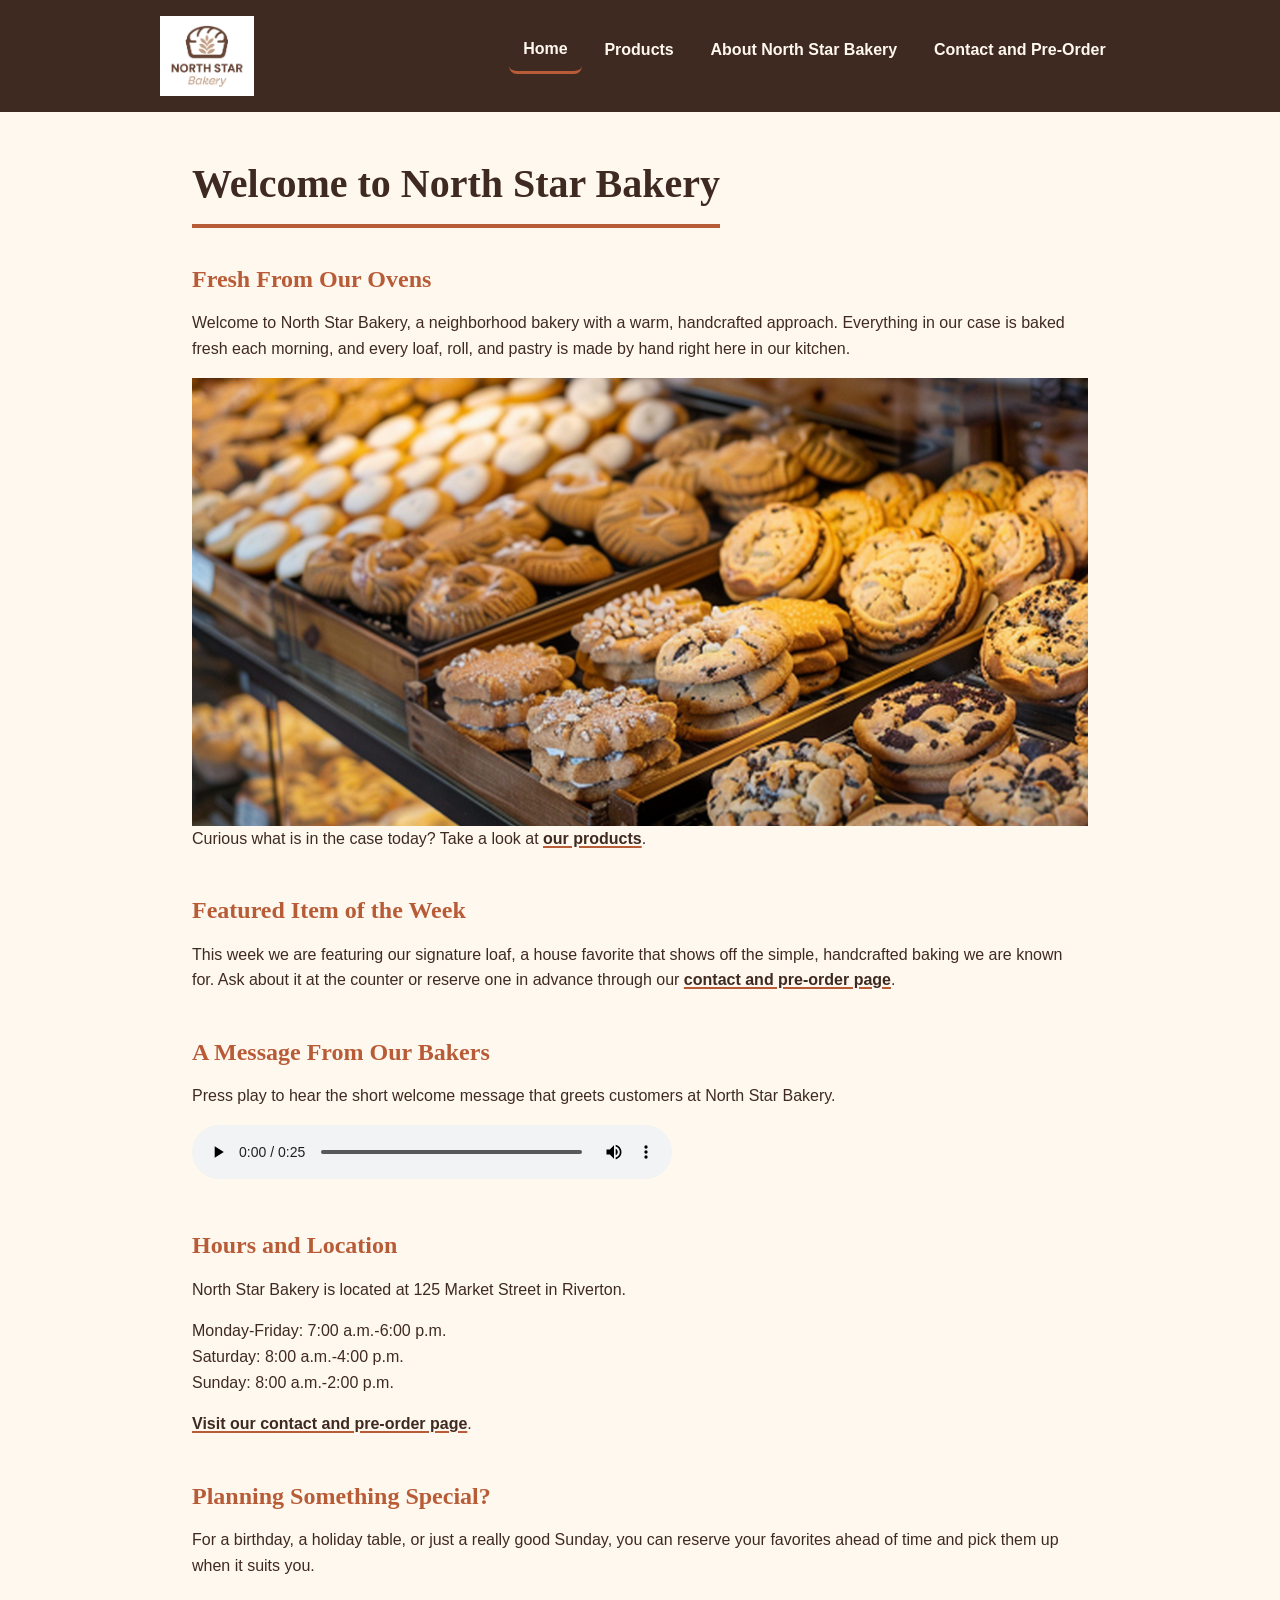
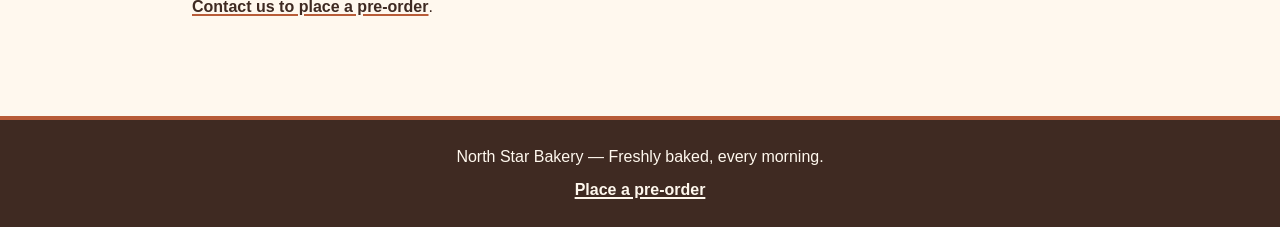
<file: index.html>
<!DOCTYPE html>
<html lang="en">
<head>
    <meta charset="UTF-8">
    <meta name="viewport" content="width=device-width, initial-scale=1.0">
    <link rel="stylesheet" href="styles.css">
    <script src="script.js" defer></script>
    <title>North Star Bakery | Home</title>
</head>
<body>
    <header>
        <img src="assets/bakery-logo_c.png" alt="North Star Bakery logo">
        <nav aria-label="Primary navigation">
            <ul>
                <li><a href="index.html" aria-current="page">Home</a></li>
                <li><a href="products.html">Products</a></li>
                <li><a href="about.html">About North Star Bakery</a></li>
                <li><a href="contact.html">Contact and Pre-Order</a></li>
            </ul>
        </nav>
    </header>

    <main>
        <h1>Welcome to North Star Bakery</h1>

        <section>
            <h2>Fresh From Our Ovens</h2>
            <p>Welcome to North Star Bakery, a neighborhood bakery with a warm,
            handcrafted approach. Everything in our case is baked fresh each
            morning, and every loaf, roll, and pastry is made by hand right here
            in our kitchen.</p>
            <picture>
                <source media="(min-width: 800px)"
                        srcset="assets/bakery-feature-large_c.png">
                <img src="assets/bakery-feature-small_c.png"
                     alt="A display of North Star Bakery baked goods">
            </picture>
            <p>Curious what is in the case today? Take a look at
            <a href="products.html">our products</a>.</p>
        </section>

        <section>
            <h2>Featured Item of the Week</h2>
            <p>This week we are featuring our signature loaf, a house favorite
            that shows off the simple, handcrafted baking we are known for.
            Ask about it at the counter or reserve one in advance through our
            <a href="contact.html">contact and pre-order page</a>.</p>
        </section>

        <section>
            <h2>A Message From Our Bakers</h2>
            <p>Press play to hear the short welcome message that greets
            customers at North Star Bakery.</p>
            <audio controls>
                <source src="assets/bakery-welcome_c.mp3" type="audio/mpeg">
                Your browser does not support the audio element.
                <a href="assets/bakery-welcome_c.mp3">Download the North Star Bakery welcome message (MP3)</a>.
            </audio>
        </section>

        <section>
            <h2>Hours and Location</h2>
            <p>North Star Bakery is located at 125 Market Street in Riverton.</p>
            <p>Monday-Friday: 7:00 a.m.-6:00 p.m.<br>
               Saturday: 8:00 a.m.-4:00 p.m.<br>
               Sunday: 8:00 a.m.-2:00 p.m.</p>
            <p><a href="contact.html">Visit our contact and pre-order page</a>.</p>
        </section>

        <section>
            <h2>Planning Something Special?</h2>
            <p>For a birthday, a holiday table, or just a really good Sunday,
            you can reserve your favorites ahead of time and pick them up when
            it suits you.</p>
            <p><a href="contact.html">Contact us to place a pre-order</a>.</p>
        </section>
    </main>

    <footer>
        <p>North Star Bakery &mdash; Freshly baked, every morning.</p>
        <p><a href="contact.html">Place a pre-order</a></p>
    </footer>
</body>
</html>
</file>
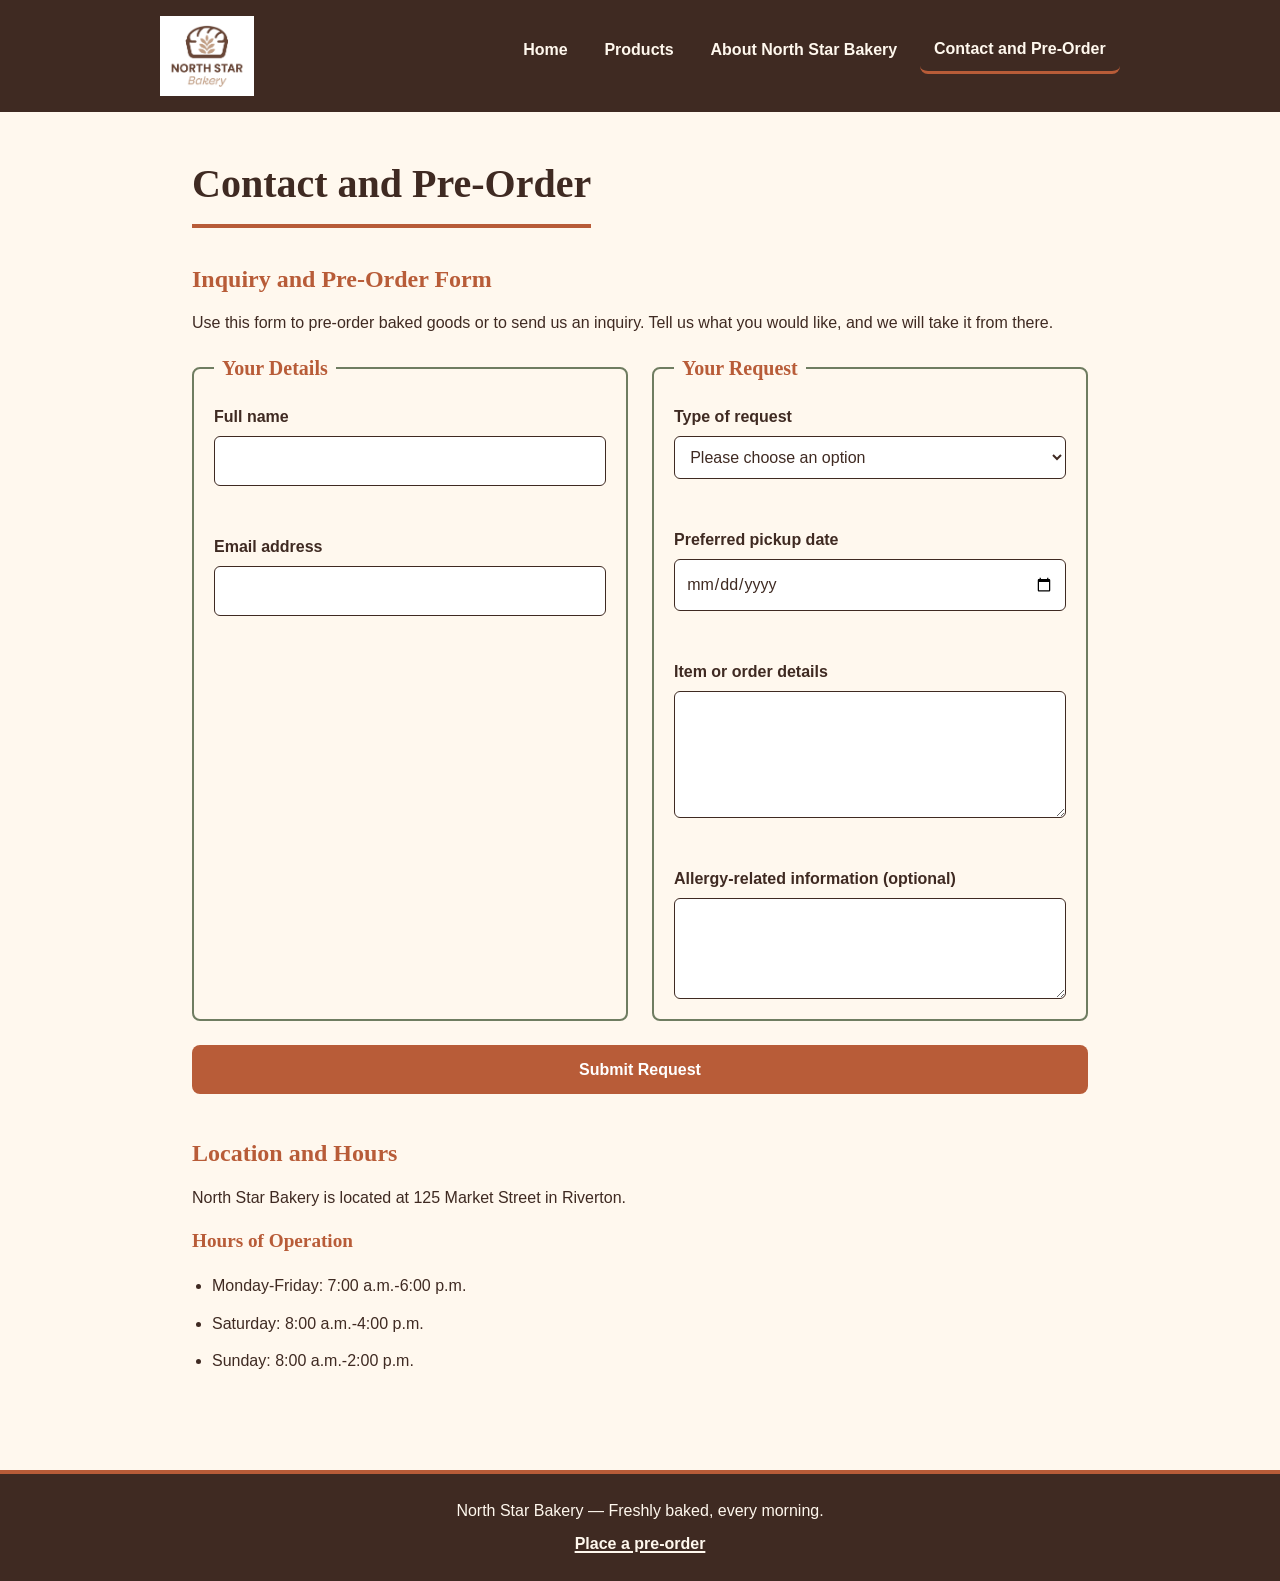
<file: contact.html>
<!DOCTYPE html>
<html lang="en">
<head>
    <meta charset="UTF-8">
    <meta name="viewport" content="width=device-width, initial-scale=1.0">
    <link rel="stylesheet" href="styles.css">
    <script src="script.js" defer></script>
    <title>Contact and Pre-Order | North Star Bakery</title>
</head>
<body>
    <header>
        <img src="assets/bakery-logo_c.png" alt="North Star Bakery logo">
        <nav aria-label="Primary navigation">
            <ul>
                <li><a href="index.html">Home</a></li>
                <li><a href="products.html">Products</a></li>
                <li><a href="about.html">About North Star Bakery</a></li>
                <li><a href="contact.html" aria-current="page">Contact and Pre-Order</a></li>
            </ul>
        </nav>
    </header>

    <main>
        <h1>Contact and Pre-Order</h1>

        <section>
            <h2>Inquiry and Pre-Order Form</h2>
            <p>Use this form to pre-order baked goods or to send us an
            inquiry. Tell us what you would like, and we will take it from
            there.</p>
            <p id="form-status" role="status" aria-live="polite"></p>

            <form id="inquiry-form" action="#" method="post" novalidate>
                <fieldset>
                    <legend>Your Details</legend>

                    <p>
                        <label for="full-name">Full name</label>
                        <input type="text" id="full-name" name="full_name"
                               minlength="2" maxlength="60" required
                               aria-describedby="full-name-error">
                        <span class="field-error" id="full-name-error" aria-live="polite"></span>
                    </p>
                    <p>
                        <label for="email">Email address</label>
                        <input type="email" id="email" name="email"
                               maxlength="100" required
                               aria-describedby="email-error">
                        <span class="field-error" id="email-error" aria-live="polite"></span>
                    </p>
                </fieldset>

                <fieldset>
                    <legend>Your Request</legend>

                    <p>
                        <label for="request-type">Type of request</label>
                        <select id="request-type" name="request_type" required
                                aria-describedby="request-type-error">
                            <option value="">Please choose an option</option>
                            <option value="pre-order">Pre-order</option>
                            <option value="inquiry">General inquiry</option>
                        </select>
                        <span class="field-error" id="request-type-error" aria-live="polite"></span>
                    </p>
                    <p>
                        <label for="pickup-date">Preferred pickup date</label>
                        <input type="date" id="pickup-date" name="pickup_date"
                               aria-describedby="pickup-date-error">
                        <span class="field-error" id="pickup-date-error" aria-live="polite"></span>
                    </p>
                    <p>
                        <label for="order-details">Item or order details</label>
                        <textarea id="order-details" name="order_details"
                                  rows="4" maxlength="400" required
                                  aria-describedby="order-details-error"></textarea>
                        <span class="field-error" id="order-details-error" aria-live="polite"></span>
                    </p>
                    <p>
                        <label for="allergy-info">Allergy-related information
                        (optional)</label>
                        <textarea id="allergy-info" name="allergy_info"
                                  rows="3" maxlength="300"></textarea>
                    </p>
                </fieldset>

                <p class="form-actions">
                    <button type="submit">Submit Request</button>
                </p>
            </form>
        </section>

        <section>
            <h2>Location and Hours</h2>

            <p>North Star Bakery is located at 125 Market Street in Riverton.</p>

            <h3>Hours of Operation</h3>
            <ul>
                <li>Monday-Friday: 7:00 a.m.-6:00 p.m.</li>
                <li>Saturday: 8:00 a.m.-4:00 p.m.</li>
                <li>Sunday: 8:00 a.m.-2:00 p.m.</li>
            </ul>
        </section>
    </main>

    <footer>
        <p>North Star Bakery &mdash; Freshly baked, every morning.</p>
        <p><a href="contact.html">Place a pre-order</a></p>
    </footer>
</body>
</html>
</file>
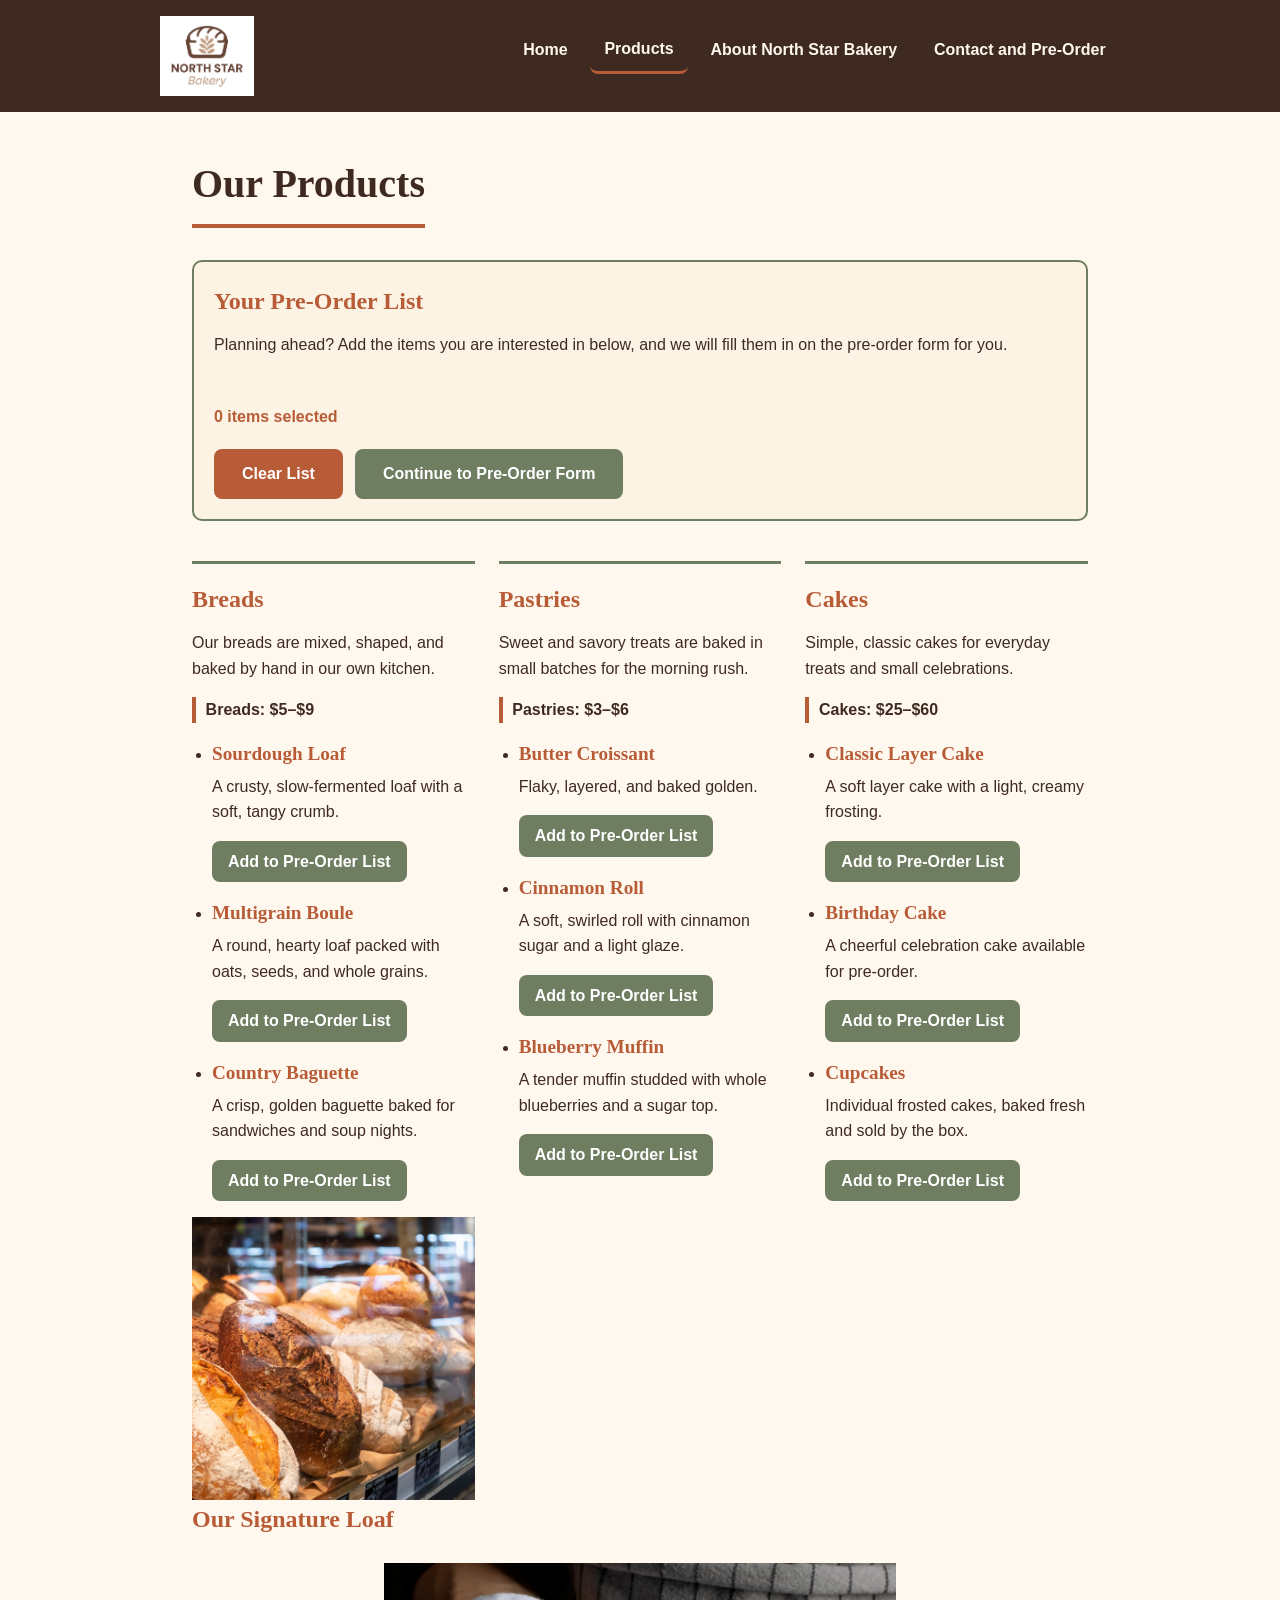
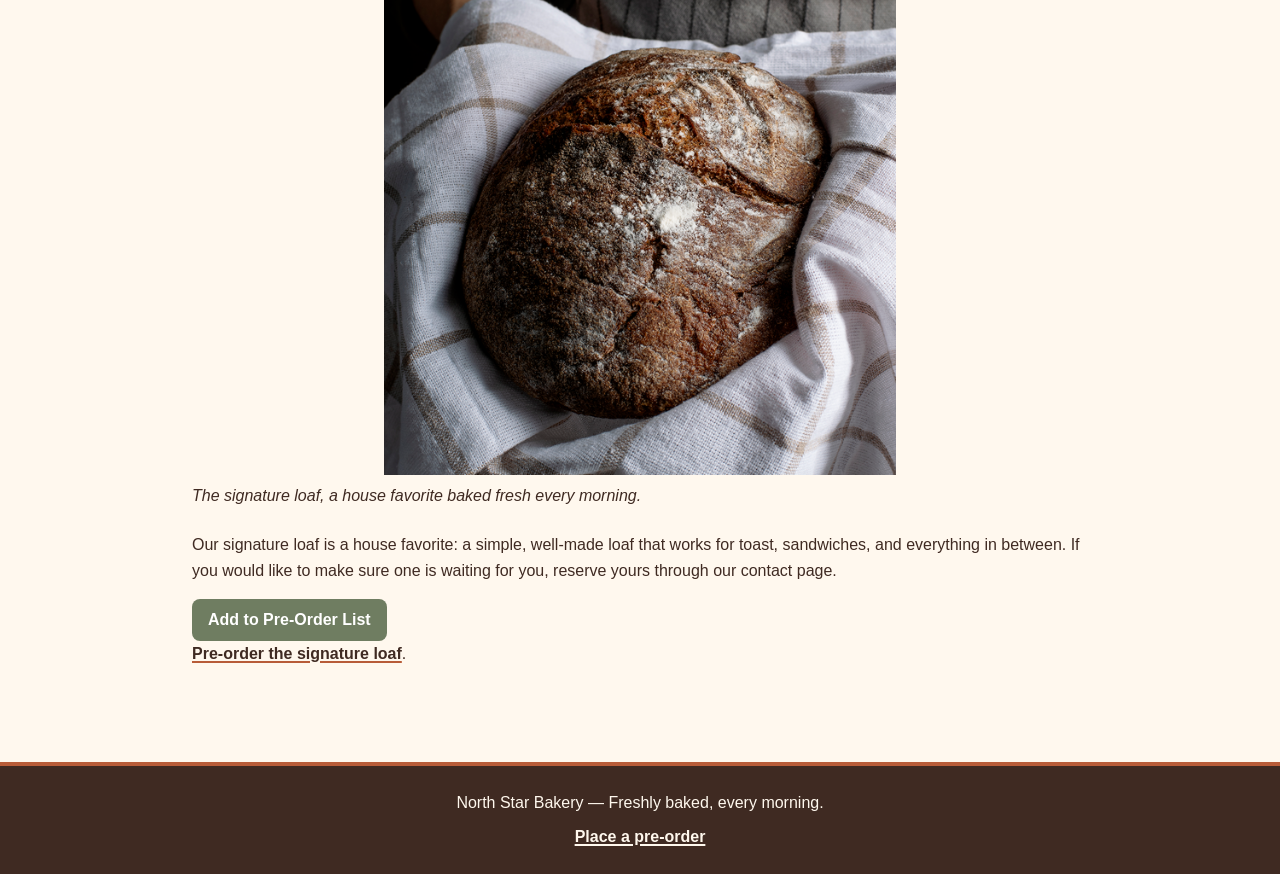
<file: products.html>
<!DOCTYPE html>
<html lang="en">
<head>
    <meta charset="UTF-8">
    <meta name="viewport" content="width=device-width, initial-scale=1.0">
    <link rel="stylesheet" href="styles.css">
    <script src="script.js" defer></script>
    <title>North Star Bakery | Products</title>
</head>
<body>
    <header>
        <img src="assets/bakery-logo_c.png" alt="North Star Bakery logo">
        <nav aria-label="Primary navigation">
            <ul>
                <li><a href="index.html">Home</a></li>
                <li><a href="products.html" aria-current="page">Products</a></li>
                <li><a href="about.html">About North Star Bakery</a></li>
                <li><a href="contact.html">Contact and Pre-Order</a></li>
            </ul>
        </nav>
    </header>

    <main>
        <h1>Our Products</h1>

        <section class="planner" aria-labelledby="planner-heading">
            <h2 id="planner-heading">Your Pre-Order List</h2>
            <p>Planning ahead? Add the items you are interested in below,
            and we will fill them in on the pre-order form for you.</p>
            <p id="planner-status" class="planner-status" role="status" aria-live="polite"></p>
            <p id="planner-count" class="planner-count" aria-live="polite">0 items selected</p>
            <ul id="planner-list" class="planner-list"></ul>
            <p class="planner-actions">
                <button type="button" id="clear-planner">Clear List</button>
                <a class="planner-continue" href="contact.html">Continue to Pre-Order Form</a>
            </p>
        </section>

        <div class="category-list">
        <section>
            <h2>Breads</h2>
            <p>Our breads are mixed, shaped, and baked by hand in our own
            kitchen.</p>
            <p class="price-range">Breads: $5&ndash;$9</p>
            <ul>
                <li class="product-item">
                    <h3>Sourdough Loaf</h3>
                    <p>A crusty, slow-fermented loaf with a soft, tangy crumb.</p>
                    <button type="button" class="add-button" data-product-id="sourdough">
                        Add to Pre-Order List
                    </button>
                </li>
                <li class="product-item">
                    <h3>Multigrain Boule</h3>
                    <p>A round, hearty loaf packed with oats, seeds, and whole grains.</p>
                    <button type="button" class="add-button" data-product-id="multigrain">
                        Add to Pre-Order List
                    </button>
                </li>
                <li class="product-item">
                    <h3>Country Baguette</h3>
                    <p>A crisp, golden baguette baked for sandwiches and soup nights.</p>
                    <button type="button" class="add-button" data-product-id="baguette">
                        Add to Pre-Order List
                    </button>
                </li>
            </ul>
            <img src="assets/bakery-bread_c.png"
                 alt="Freshly baked bread loaves from North Star Bakery">
        </section>

        <section>
            <h2>Pastries</h2>
            <p>Sweet and savory treats are baked in small batches for the
            morning rush.</p>
            <p class="price-range">Pastries: $3&ndash;$6</p>
            <ul>
                <li class="product-item">
                    <h3>Butter Croissant</h3>
                    <p>Flaky, layered, and baked golden.</p>
                    <button type="button" class="add-button" data-product-id="croissant">
                        Add to Pre-Order List
                    </button>
                </li>
                <li class="product-item">
                    <h3>Cinnamon Roll</h3>
                    <p>A soft, swirled roll with cinnamon sugar and a light glaze.</p>
                    <button type="button" class="add-button" data-product-id="cinnamon-roll">
                        Add to Pre-Order List
                    </button>
                </li>
                <li class="product-item">
                    <h3>Blueberry Muffin</h3>
                    <p>A tender muffin studded with whole blueberries and a sugar top.</p>
                    <button type="button" class="add-button" data-product-id="muffin">
                        Add to Pre-Order List
                    </button>
                </li>
            </ul>
        </section>

        <section>
            <h2>Cakes</h2>
            <p>Simple, classic cakes for everyday treats and small
            celebrations.</p>
            <p class="price-range">Cakes: $25&ndash;$60</p>
            <ul>
                <li class="product-item">
                    <h3>Classic Layer Cake</h3>
                    <p>A soft layer cake with a light, creamy frosting.</p>
                    <button type="button" class="add-button" data-product-id="layer-cake">
                        Add to Pre-Order List
                    </button>
                </li>
                <li class="product-item">
                    <h3>Birthday Cake</h3>
                    <p>A cheerful celebration cake available for pre-order.</p>
                    <button type="button" class="add-button" data-product-id="birthday-cake">
                        Add to Pre-Order List
                    </button>
                </li>
                <li class="product-item">
                    <h3>Cupcakes</h3>
                    <p>Individual frosted cakes, baked fresh and sold by the box.</p>
                    <button type="button" class="add-button" data-product-id="cupcakes">
                        Add to Pre-Order List
                    </button>
                </li>
            </ul>
        </section>
        </div>

        <section>
            <h2>Our Signature Loaf</h2>
            <figure>
                <img src="assets/bakery-signature-loaf_c.png"
                     alt="North Star Bakery's signature loaf">
                <figcaption>The signature loaf, a house favorite baked fresh every morning.</figcaption>
            </figure>
            <p>Our signature loaf is a house favorite: a simple, well-made loaf
            that works for toast, sandwiches, and everything in between. If you
            would like to make sure one is waiting for you, reserve yours through
            our contact page.</p>
            <button type="button" class="add-button" data-product-id="signature-loaf">
                Add to Pre-Order List
            </button>
            <p><a href="contact.html">Pre-order the signature loaf</a>.</p>
        </section>
    </main>

    <footer>
        <p>North Star Bakery &mdash; Freshly baked, every morning.</p>
        <p><a href="contact.html">Place a pre-order</a></p>
    </footer>
</body>
</html>
</file>
<file: styles.css>
/* ============================================================
   North Star Bakery - styles.css
   Touchstone 3: Visual Design and Responsive Layout
   Mobile-first CSS with a single breakpoint at 768px.

   Main colors (4):
     #FFF8EE  cream background
     #3F2A22  deep brown (text, header, footer)
     #B85C38  warm terracotta accent
     #6F7D61  muted sage accent

   Typography (2 families):
     Headings: Georgia, serif
     Body:     Arial, Helvetica, sans-serif
   ============================================================ */

/* Base */
* {
    box-sizing: border-box;
}

body {
    margin: 0;
    background-color: #FFF8EE;
    color: #3F2A22;
    font-family: Arial, Helvetica, sans-serif;
    font-size: 1rem;
    line-height: 1.6;
}

img {
    max-width: 100%;
    height: auto;
    display: block;
}

ul {
    padding-left: 1.25rem;
}

a {
    color: #3F2A22;
    font-weight: 600;
    text-decoration: underline;
    text-decoration-color: #B85C38;
    text-decoration-thickness: 2px;
    text-underline-offset: 2px;
}

a:hover {
    text-decoration-thickness: 3px;
}

main a:focus-visible {
    outline: 3px solid #B85C38;
    outline-offset: 2px;
}

/* Header */
header {
    background-color: #3F2A22;
    padding: 1rem 1.25rem;
    text-align: center;
}

header img {
    height: 4.5rem;
    width: auto;
    margin: 0 auto 1rem;
}

/* Navigation */
nav ul {
    list-style: none;
    margin: 0;
    padding: 0;
    display: flex;
    flex-direction: column;
    align-items: center;
    gap: 0.25rem;
}

nav a {
    display: block;
    padding: 0.6rem 0.9rem;
    border-radius: 8px;
    color: #FFF8EE;
    text-decoration: none;
    font-weight: 600;
}

nav a:hover {
    background-color: #FFF8EE;
    color: #3F2A22;
}

nav a:focus-visible {
    outline: 3px solid #FFF8EE;
    outline-offset: 2px;
}

nav a[aria-current="page"] {
    font-weight: 700;
    border-bottom: 3px solid #B85C38;
}

/* Main Content */
main {
    max-width: 60rem;
    margin: 0 auto;
    padding: 1.5rem 1.25rem 2.5rem;
}

h1 {
    font-family: Georgia, "Times New Roman", serif;
    font-size: 2rem;
    color: #3F2A22;
    margin: 0 0 2rem;
    padding-bottom: 0.5rem;
    border-bottom: 4px solid #B85C38;
    display: inline-block;
}

h2 {
    font-family: Georgia, "Times New Roman", serif;
    font-size: 1.5rem;
    color: #B85C38;
    margin: 0 0 0.75rem;
}

h3 {
    font-family: Georgia, "Times New Roman", serif;
    font-size: 1.2rem;
    color: #B85C38;
    margin: 0 0 0.25rem;
}

p {
    margin: 0 0 1rem;
}

section {
    margin-bottom: 2.5rem;
}

li {
    margin-bottom: 0.75rem;
}

figure {
    margin: 1.5rem 0;
}

figcaption {
    font-style: italic;
    margin-top: 0.5rem;
    color: #3F2A22;
}

/* Products */
.category-list {
    display: flex;
    flex-direction: column;
    gap: 2rem;
}

.category-list > section {
    margin-bottom: 0;
    border-top: 3px solid #6F7D61;
    padding-top: 1rem;
}

.category-list img {
    margin-top: 1rem;
}

.price-range {
    font-weight: 700;
    border-left: 4px solid #B85C38;
    padding-left: 0.6rem;
}

/* About */
.story-split {
    display: flex;
    flex-direction: column;
    gap: 1rem;
}

/* Forms */
form {
    display: flex;
    flex-direction: column;
    gap: 1.5rem;
    max-width: 40rem;
}

fieldset {
    border: 2px solid #6F7D61;
    border-radius: 8px;
    padding: 1.25rem;
    margin: 0;
}

legend {
    font-family: Georgia, "Times New Roman", serif;
    font-size: 1.25rem;
    font-weight: 700;
    color: #B85C38;
    padding: 0 0.5rem;
}

form p {
    display: flex;
    flex-direction: column;
    gap: 0.375rem;
    margin: 0 0 1.25rem;
}

form p:last-child {
    margin-bottom: 0;
}

label {
    font-weight: 700;
}

input,
select,
textarea {
    font: inherit;
    width: 100%;
    padding: 0.7rem;
    border: 1.5px solid #3F2A22;
    border-radius: 6px;
    background-color: #FFFFFF;
    color: #3F2A22;
}

input:focus-visible,
select:focus-visible,
textarea:focus-visible {
    outline: 3px solid #B85C38;
    outline-offset: 2px;
    border-color: #B85C38;
}

textarea {
    resize: vertical;
}

button {
    font: inherit;
    font-weight: 700;
    background-color: #B85C38;
    color: #FFFFFF;
    border: none;
    border-radius: 8px;
    padding: 0.75rem 1.75rem;
    cursor: pointer;
}

button:hover {
    background-color: #3F2A22;
}

button:focus-visible {
    outline: 3px solid #B85C38;
    outline-offset: 2px;
}

/* Media */
audio {
    width: 100%;
    max-width: 30rem;
}

video {
    width: 100%;
    height: auto;
    background-color: #3F2A22;
}

/* Footer */
footer {
    background-color: #3F2A22;
    color: #FFF8EE;
    text-align: center;
    padding: 1.5rem 1.25rem;
    border-top: 4px solid #B85C38;
}

footer p {
    margin: 0 0 0.5rem;
}

footer p:last-child {
    margin-bottom: 0;
}

footer a {
    color: #FFF8EE;
    font-weight: 600;
    text-decoration: underline;
    text-decoration-color: #FFF8EE;
    text-decoration-thickness: 2px;
    text-underline-offset: 2px;
}

footer a:hover {
    background-color: #B85C38;
    color: #FFFFFF;
    border-radius: 4px;
    padding: 0.2rem 0.4rem;
}

footer a:focus-visible {
    outline: 3px solid #FFF8EE;
    outline-offset: 2px;
}

/* Responsive */
@media (min-width: 768px) {
    header {
        display: flex;
        align-items: center;
        justify-content: space-between;
        text-align: left;
        padding: 1rem max(2rem, calc((100% - 60rem) / 2));
    }

    header img {
        height: 5rem;
        margin: 0;
    }

    nav ul {
        flex-direction: row;
        flex-wrap: wrap;
        justify-content: flex-end;
        gap: 0.5rem;
    }

    main {
        padding: 2.5rem 2rem 3.5rem;
    }

    h1 {
        font-size: 2.5rem;
    }

    .category-list {
        flex-direction: row;
        flex-wrap: wrap;
        gap: 1.5rem;
    }

    .category-list > section {
        flex: 1 1 15rem;
    }

    .story-split {
        flex-direction: row;
        align-items: center;
        gap: 2rem;
    }

    .story-split p {
        flex: 1 1 60%;
    }

    .story-split img {
        flex: 1 1 40%;
        min-width: 0;
    }

    form {
        flex-direction: row;
        flex-wrap: wrap;
        gap: 1.5rem;
        max-width: 60rem;
    }

    form fieldset {
        flex: 1 1 18rem;
    }

    form .form-actions {
        flex: 1 0 100%;
    }

    figure img {
        margin: 0 auto;
        max-width: 32rem;
    }
}

/* ============================================================
   Touchstone 4 additions: Pre-Order Planner, buttons, status
   messages, and form validation feedback. Uses the same
   palette, Georgia headings, and Arial body text as the
   Touchstone 3 design.
   ============================================================ */

/* Pre-Order Planner */
.planner {
    border: 2px solid #6F7D61;
    border-radius: 10px;
    background-color: #FCF3E4;
    padding: 1.25rem;
    margin-bottom: 2.5rem;
}

.planner h2 {
    margin-top: 0;
}

.planner-status {
    font-weight: 700;
    color: #3F2A22;
    min-height: 1.6rem;
    margin: 0 0 0.25rem;
}

.planner-count {
    font-weight: 700;
    color: #B85C38;
    margin: 0 0 0.75rem;
}

.planner-list {
    list-style: none;
    margin: 0 0 1.25rem;
    padding: 0;
}

.planner-item {
    display: flex;
    align-items: center;
    justify-content: space-between;
    gap: 1rem;
    padding: 0.6rem 0.75rem;
    border: 1.5px solid #6F7D61;
    border-radius: 8px;
    background-color: #FFFFFF;
    margin-bottom: 0.5rem;
}

.planner-item-name {
    font-weight: 700;
}

.planner-actions {
    display: flex;
    flex-direction: column;
    gap: 0.75rem;
    margin: 0;
}

@media (min-width: 768px) {
    .planner-actions {
        flex-direction: row;
        align-items: center;
    }
}

.planner-continue {
    display: inline-block;
    text-align: center;
    background-color: #6F7D61;
    color: #FFFFFF;
    text-decoration: none;
    font-weight: 700;
    border-radius: 8px;
    padding: 0.75rem 1.75rem;
}

.planner-continue:hover {
    background-color: #3F2A22;
    text-decoration: none;
}

.planner-continue:focus-visible {
    outline: 3px solid #B85C38;
    outline-offset: 2px;
}

/* Product "Add" and "Remove" buttons */
.product-item {
    margin-bottom: 1rem;
}

.add-button,
.remove-button {
    font: inherit;
    font-weight: 700;
    background-color: #6F7D61;
    color: #FFFFFF;
    border: none;
    border-radius: 8px;
    padding: 0.5rem 1rem;
    cursor: pointer;
}

.add-button:hover,
.remove-button:hover {
    background-color: #3F2A22;
}

.add-button:focus-visible,
.remove-button:focus-visible {
    outline: 3px solid #B85C38;
    outline-offset: 2px;
}

.add-button.selected {
    background-color: #B85C38;
}

.add-button.selected:hover {
    background-color: #3F2A22;
}

.remove-button {
    background-color: #B85C38;
    padding: 0.4rem 0.8rem;
    flex-shrink: 0;
}

/* Form status and field errors */
.form-status {
    font-weight: 700;
    border-radius: 8px;
    padding: 0.75rem 1rem;
    margin: 0 0 1.25rem;
}

.form-status.info {
    background-color: #FCF3E4;
    border: 2px solid #6F7D61;
    color: #3F2A22;
}

.form-status.success {
    background-color: #EEF2EA;
    border: 2px solid #6F7D61;
    color: #3F2A22;
}

.form-status.error {
    background-color: #FBE9E1;
    border: 2px solid #B85C38;
    color: #3F2A22;
}

.field-error {
    font-weight: 700;
    color: #9A4A2C;
    min-height: 1.4rem;
}

input.invalid,
select.invalid,
textarea.invalid {
    border-color: #B85C38;
    border-width: 2px;
    background-color: #FDF0E7;
}

input.invalid:focus-visible,
select.invalid:focus-visible,
textarea.invalid:focus-visible {
    outline-color: #B85C38;
    border-color: #B85C38;
}
</file>
